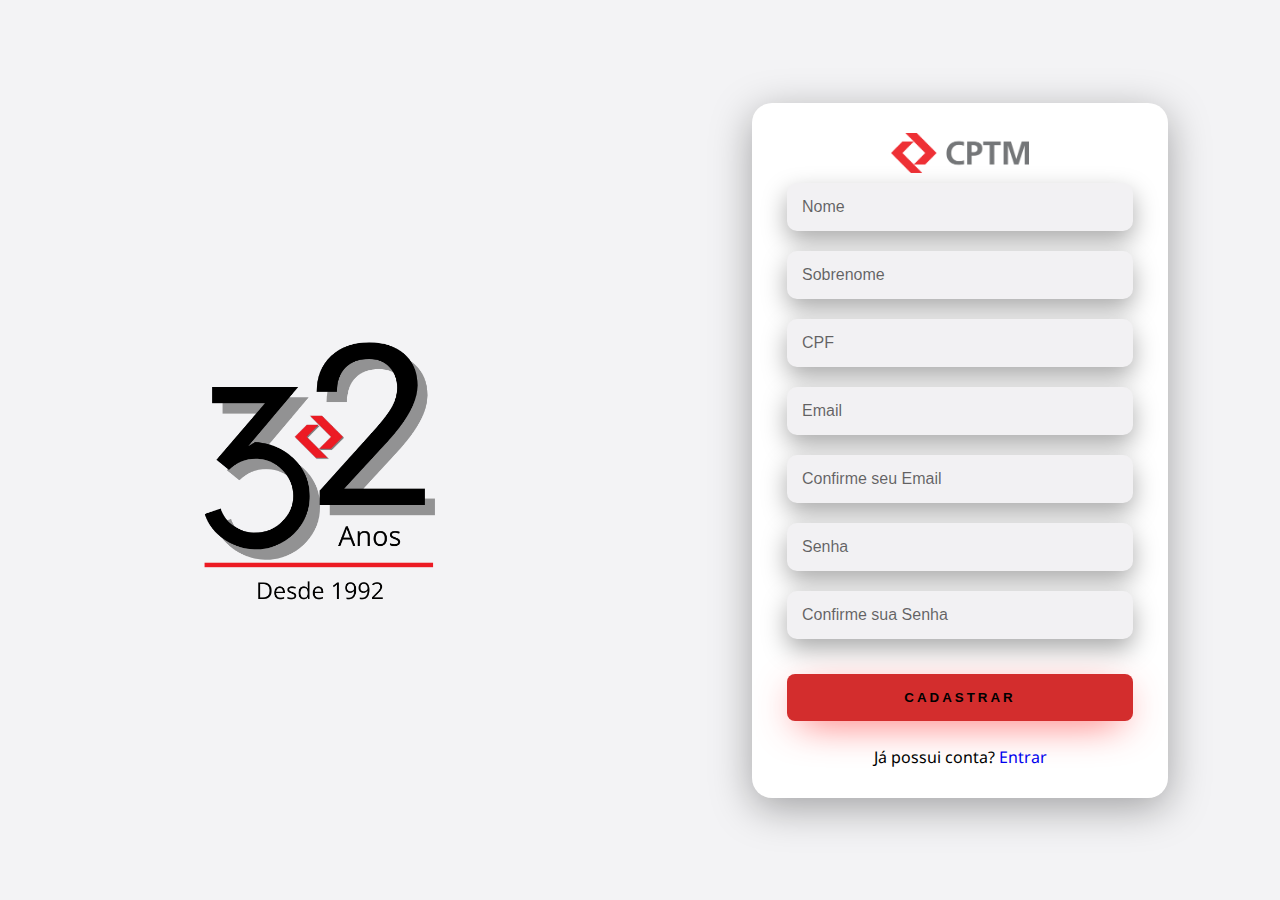
<file: cadastro/cadastro.html>
<!DOCTYPE html>
<html lang="en">
<head>
    <meta charset="UTF-8">
    <meta http-equiv="X-UA-Compatible" content="IE=edge">
    <meta name="viewport" content="width=device-width, initial-scale=1.0">
    <link rel="stylesheet" href="cadastro.css">
    <title>Cadastro</title>
    <link rel="icon" type="image/x-icon" href="../imagens/logocima.png"/>
</head>
<body>
    <div class="main-login">
        <div class="left-login">
         
          <img src="../imagens/23.png" class="left-login-image" alt="Pessoa trabalhando">
        </div>
        <div class="right-login">
          <div class="card-login">
            <img id="logo" src="../imagens/cptmsf.png">
            <div class="textfield">
             
              <input type="text" name="Nome" placeholder="Nome">
            </div>
            <div class="textfield">
              
              <input type="text" name="Sobrenome" placeholder="Sobrenome">
            </div>
            <div class="textfield">   
            
                <input type="text" id="cpf" placeholder="CPF" maxlength="14">
            </div>
            <div class="textfield">  
                
                <input type="text" name="Email" placeholder="Email">
              </div>
              <div class="textfield">
                
                <input type="text" name="Email" placeholder="Confirme seu Email">
              </div>
              <div class="textfield">
               
                <input type="password" name="Senha" placeholder="Senha">
              </div>
              <div class="textfield">
              
                <input type="password" name="Senha" placeholder="Confirme sua Senha">
              </div>
            <button class="btn-login">Cadastrar</button>
            <label for="">Já possui conta? <a href="../entrar/login.html">Entrar</a> </label>

          </div>
        </div>
      </div>
      <script src="cadastro.js"></script>
</body>
</html>
</file>
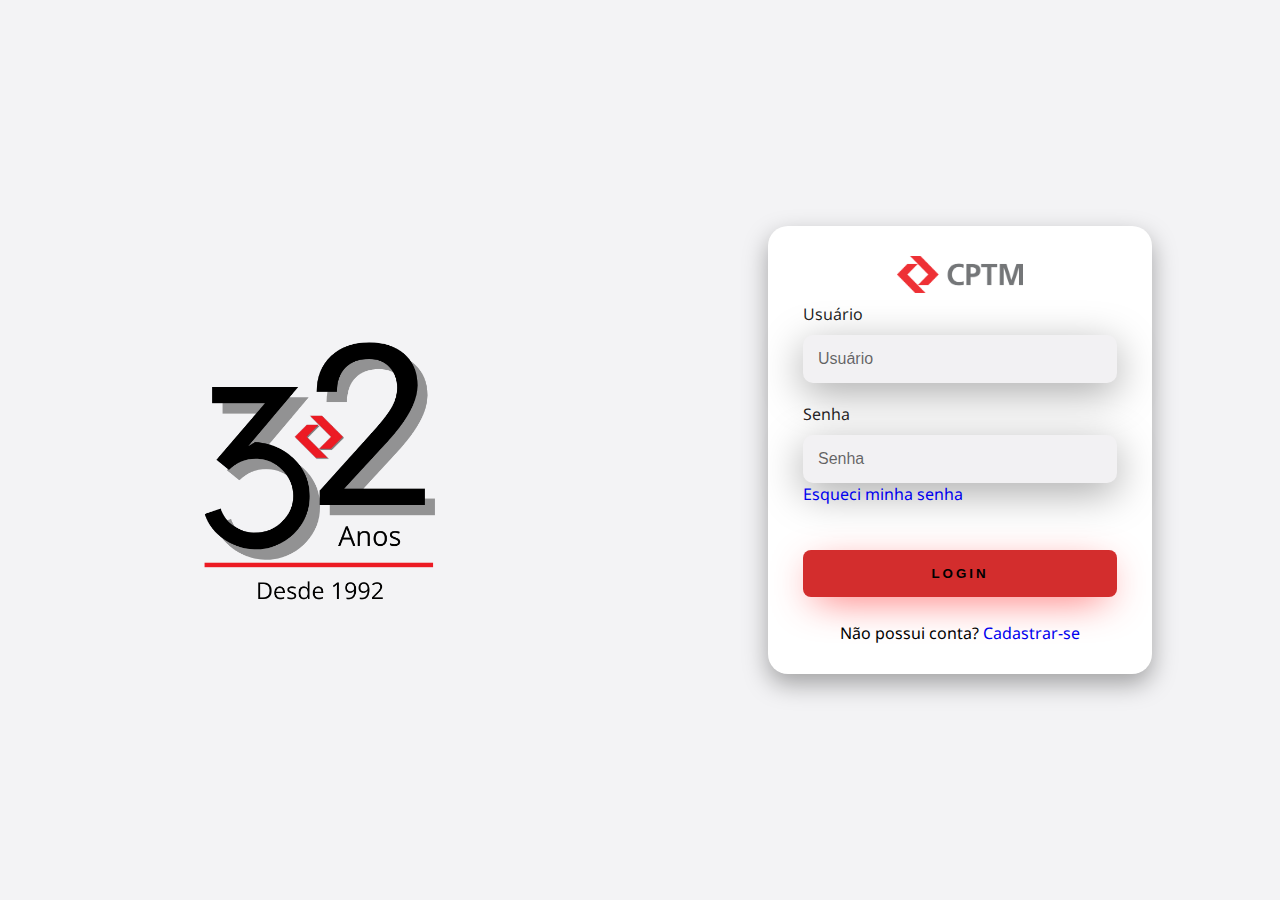
<file: entrar/login.html>
<!DOCTYPE html>
<html lang="pt-BR">
<head>
  <meta charset="UTF-8">
  <meta http-equiv="X-UA-Compatible" content="IE=edge">
  <meta name="viewport" content="width=device-width, initial-scale=1.0">
  <link rel="stylesheet" href="login.css">
  <title>Entrar</title>
  <link rel="icon" type="image/x-icon" href="../imagens/logocima.png"/>
</head>
<body>
  <div class="main-login">
    <div class="left-login">
     
      <img src="../imagens/23.png" class="left-login-image" alt="Pessoa trabalhando">
    </div>
    <div class="right-login">
      <div class="card-login">
        <img id="logo" src="../imagens/cptmsf.png">
        <div class="textfield">
          <label for="usuario">Usuário</label>
          <input type="text" name="usuario" placeholder="Usuário">
        </div>
        <div class="textfield">
          <label for="password">Senha</label>
          <input type="password" name="password" placeholder="Senha">
          <label><a href="#">Esqueci minha senha</a></label>
        </div>
          <button class="btn-login">Login</button>
        <label for="">Não possui conta? <a href="../cadastro/cadastro.html">Cadastrar-se</a> </label>
      </div>
    </div>
  </div>
</body>
</html>
</file>
<file: cadastro/cadastro.css>
@import url('https://fonts.googleapis.com/css2?family=Noto+Sans:wght@400;700&display=swap');

#logo
{
  width: 40%;
  display: flex;
  justify-content: center;
  align-items: center;
}

body {
  margin: 0;
  font-family: 'Noto Sans', sans-serif;
}

body * {
  box-sizing: border-box;
}

.main-login {
  width: 100vw;
  height: 100vh;
  background: #f3f3f5;
  display: flex;
  justify-content: center;
  align-items: center;
}

.left-login {
  width: 50vw;
  height: 100vh;
  display: flex;
  justify-content: center;
  align-items: center;
  flex-direction: column;
}

.left-login > h1 {
  color: #cc3333;
  font-size: 2.5vw;
}

.left-login-image {
  width: 50vw;
}

.right-login {
  width: 50vw;
  height: 100vh;
  display: flex;
  justify-content: center;
  align-items: center;
}

.card-login {
  width: 65%;
  display: flex;
  justify-content: center;
  align-items: center;
  flex-direction: column;
  padding: 30px 35px;
  background: #ffffff;
  border-radius: 20px;
  box-shadow: 0px 10px 40px #00000056;
}

.card-login > h1 {
  color: #df3a3a;
  font-weight: 800;
  margin: 0;
  width: 0;
}

.textfield {
  width: 100%;
  display: flex;
  flex-direction: column;
  align-items: flex-start;
  justify-content: center;
  margin: 10px 0px;
}

.textfield > input {
  width: 100%;
  border: none;
  border-radius: 10px;
  padding: 15px;
  background: #f2f1f3;
  color: #000000de;
  font-size: 12pt;
  box-shadow: 0px 10px 25px #00000056;
  outline: none;
  box-sizing: border-box;
  
}


.textfield > label {
  color: #000000de;
  margin-bottom: 10px;
}

.textfield > input::placeholder {
  color: #0000009a;
}

.btn-login {
  width: 100%;
  padding: 16px 0;
  margin: 25px;
  border: none;
  border-radius: 8px;
  outline: none;
  text-transform: uppercase;
  font-weight: 800;
  letter-spacing: 3px;
  color: #000000;
  background: #d32d2d;
  cursor: pointer;
  box-shadow: 0px 10px 40px -12px #ff0000cb;
}
.btn-login:hover {
  background-color: #e93333;
}


@media only screen and (max-width: 950px){
  .card-login{
    width: 85%;
  }
}

@media only screen and (max-width: 600px){
  .main-login{
    flex-direction: column;
  }

  .left-login > h1 {
    display: none;
  }

  .left-login {
    width: 100%;
    height: auto;
  }

  .right-login {
    width: 100%;
    height: auto;
  }

  .left-login-image {
    width: 40vh;
  }

  .card-login {
    width: 90%;
  }
}
.calendario {
    width: 100%;
    display: flex;
    flex-direction: column;
    align-items: flex-start;
    justify-content: center;
    margin: 10px 0px;
  }
  
  .calendario > input {
    width: 100%;
    border: none;
    border-radius: 10px;
    padding: 15px;
    background: #f2f1f3;
    color: #000000de;
    font-size: 12pt;
    box-shadow: 0px 10px 40px #00000056;
    outline: none;
    box-sizing: border-box;
    
  }
  
  
  .calendario > label {
    color: #000000de;
    margin-bottom: 10px;
  }
  
  .calendaario > input::placeholder {
    color: #0000009a;
  }
 a
 {
    text-decoration: none;
 }
</file>
<file: entrar/login.css>
@import url('https://fonts.googleapis.com/css2?family=Noto+Sans:wght@400;700&display=swap');

#logo
{
  width: 40%;
  display: flex;
  justify-content: center;
  align-items: center;
}

body {
  margin: 0;
  font-family: 'Noto Sans', sans-serif;
}

body * {
  box-sizing: border-box;
}

.main-login {
  width: 100vw;
  height: 100vh;
  background: #f3f3f5;
  display: flex;
  justify-content: center; 
  align-items: center;
}

.left-login {
  width: 50vw;
  height: 100vh;
  display: flex;
  justify-content: center;
  align-items: center;
  flex-direction: column;
}

.left-login > h1 {
  color: #cc3333;
  font-size: 2.5vw;
}

.left-login-image {
  width: 50vw;
}

.right-login {
  width: 50vw;
  height: 100vh;
  display: flex;
  justify-content: center;
  align-items: center;
}

.card-login {
  width: 60%;
  display: flex;
  justify-content: center;
  align-items: center;
  flex-direction: column;
  padding: 30px 35px;
  background: #ffffff;
  border-radius: 20px;
  box-shadow: 0px 10px 25px #00000056;
}

.card-login > h1 {
  color: #df3a3a;
  font-weight: 800;
  margin: 0;
}

.textfield {
  width: 100%;
  display: flex;
  flex-direction: column;
  align-items: flex-start;
  justify-content: center;
  margin: 10px 0px;
}

.textfield > input {
  width: 100%;
  border: none;
  border-radius: 10px;
  padding: 15px;
  background: #f2f1f3;
  color: #000000de;
  font-size: 12pt;
  box-shadow: 0px 10px 40px #00000056;
  outline: none;
  box-sizing: border-box;
  
}


.textfield > label {
  color: #000000de;
  margin-bottom: 10px;
}

.textfield > input::placeholder {
  color: #0000009a;
}

.btn-login {
  width: 100%;
  padding: 16px 0;
  margin: 25px;
  border: none;
  border-radius: 8px;
  outline: none;
  text-transform: uppercase;
  font-weight: 800;
  letter-spacing: 3px;
  color: #000000;
  background: #d32d2d;
  cursor: pointer;
  box-shadow: 0px 10px 40px -12px #ff0000cb;
}
.btn-login a:hover {
  background-color: #e93333;
}


@media only screen and (max-width: 950px){
  .card-login{
    width: 85%;
  }
}

@media only screen and (max-width: 600px){
  .main-login{
    flex-direction: column;
  }

  .left-login > h1 {
    display: none;
  }

  .left-login {
    width: 100%;
    height: auto;
  }

  .right-login {
    width: 100%;
    height: auto;
  }

  .left-login-image {
    width: 40vh;
  }

  .card-login {
    width: 90%;
  }
}
a
{
  text-decoration: none;
  transition: 0.3s;
}

button a {
  color: #000000;
}
</file>
